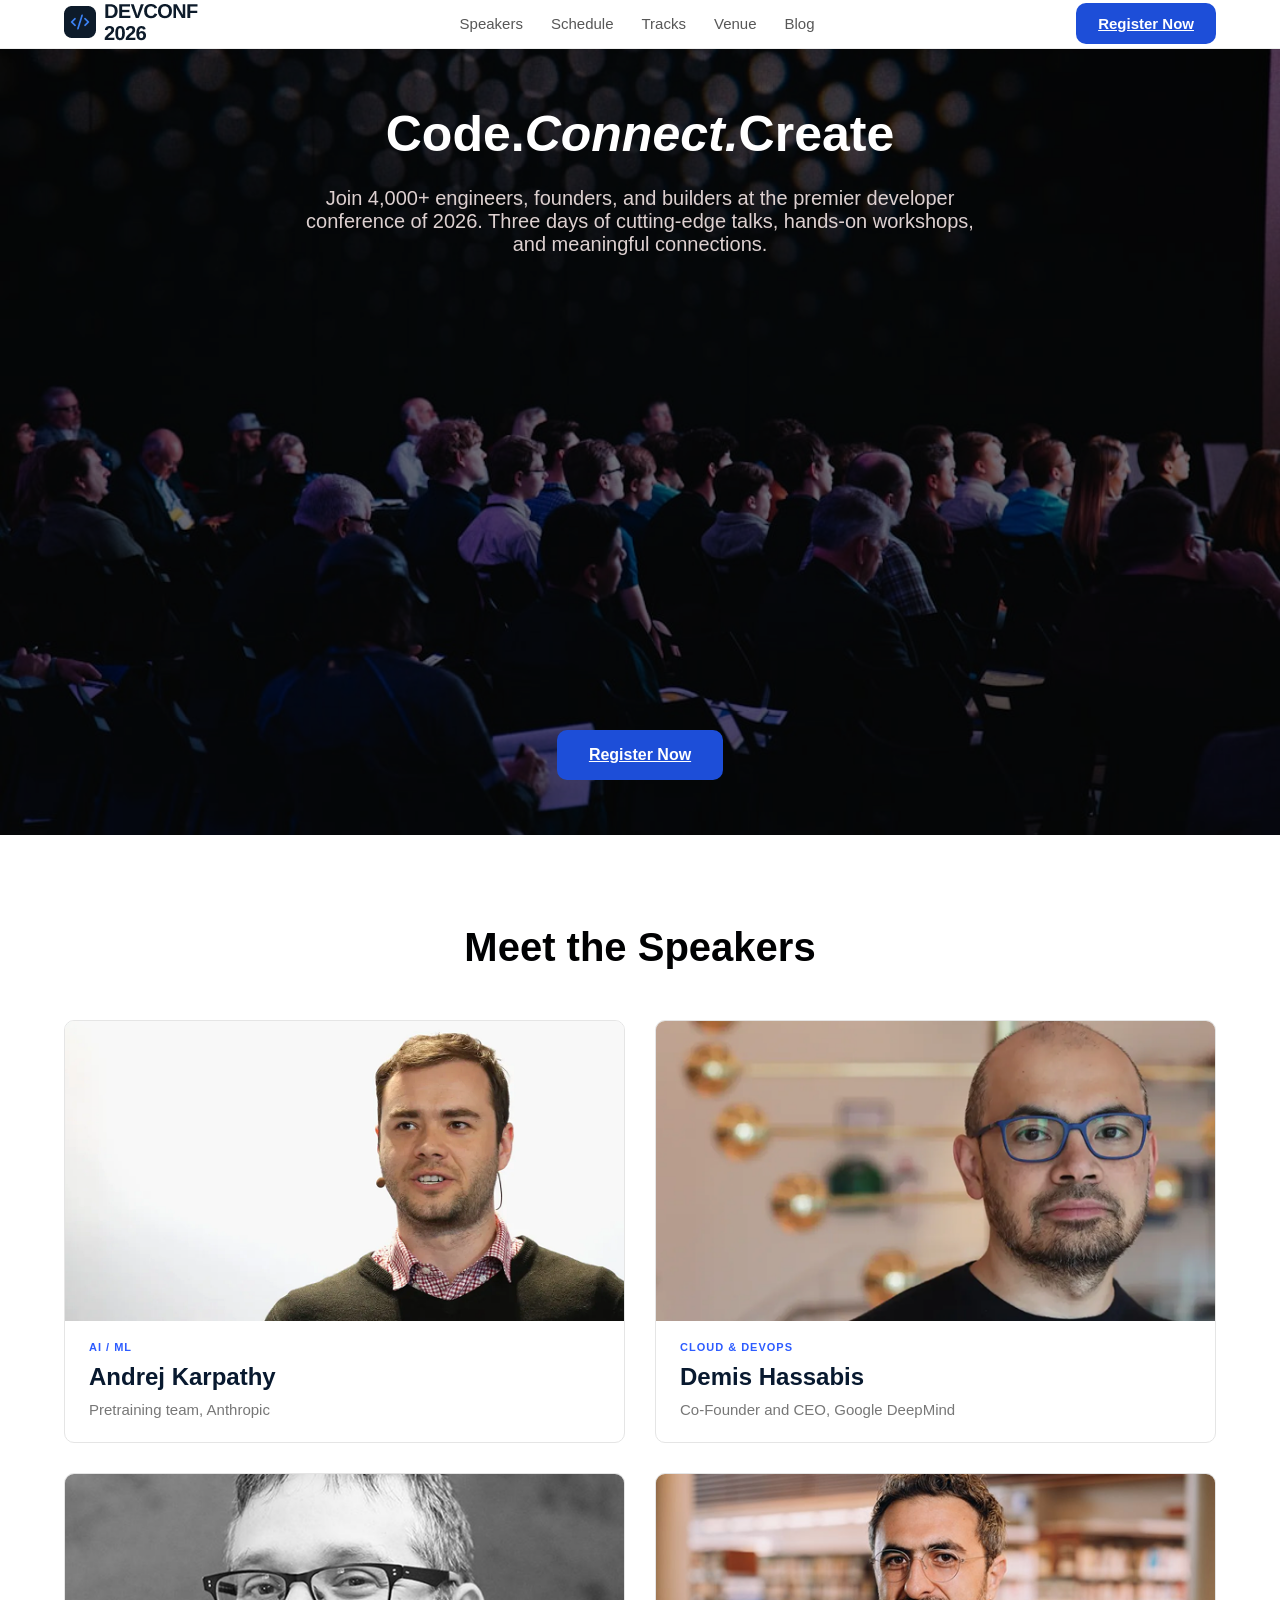
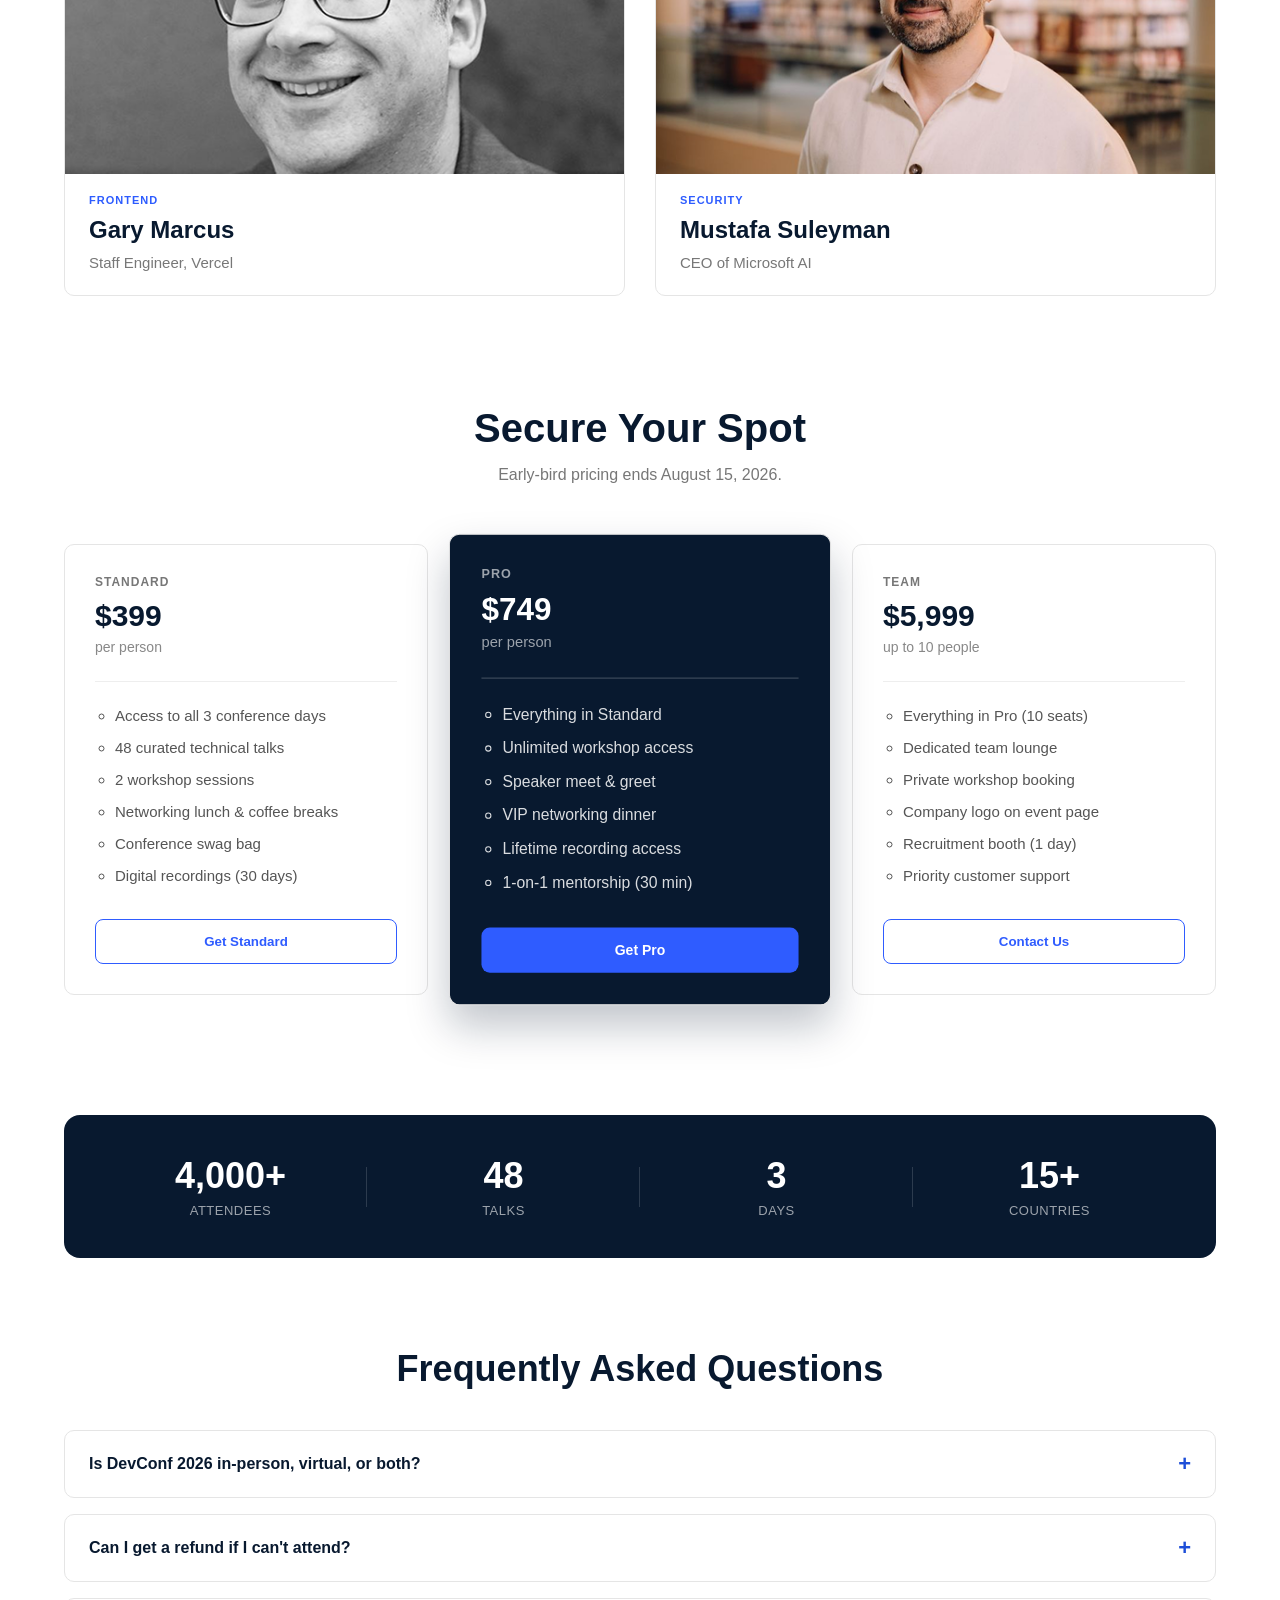
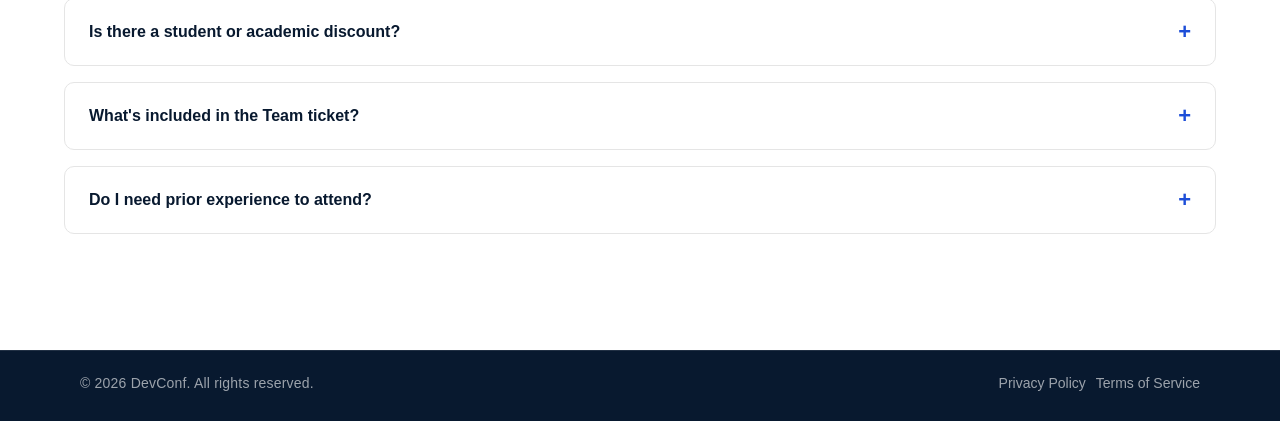
<file: index.html>
<!DOCTYPE html>
<html lang="en">

<head>
    <meta charset="UTF-8">
    <meta name="viewport" content="width=device-width, initial-scale=1.0">
    <title>Developer's Conference 2026</title>
    <link rel="stylesheet" href="./style.css">
</head>

<body>
    <header>
        <nav class="container">
            <div>
                <img src="./assets/logo.png" alt="">
            </div>

            <div>
                <ul>
                    <li><a href="">Speakers</a></li>
                    <li><a href="">Schedule</a></li>
                    <li><a href="">Tracks</a></li>
                    <li><a href="">Venue</a></li>
                    <li><a href="">Blog</a></li>
                </ul>
            </div>
            <div>
                <a href="register.html" class="common-button">Register Now</a>
            </div>

        </nav>
    </header>

    <!-- Hero Section -->
    <section class="banner-style">
        <div class="overlayer">
            <h2>Code.<i>Connect.</i>Create</h2>
            <p>Join 4,000+ engineers, founders, and builders at the premier developer conference of 2026. Three days of
                cutting-edge talks, hands-on workshops, and meaningful connections.</p>
            <a href="register.html" class="common-button">Register Now</a>
        </div>
    </section>
    <!-- Meet the speakers  -->
    <section class="speakers container">
        <h2>Meet the Speakers</h2>
        <div class="speaker-container">
            <div class="individual-card">
                <img src="./assets/andrej.png" alt="">

                <div class="card-details">
                    <h5>AI / ML</h5>
                    <h3>Andrej Karpathy</h3>
                    <p>Pretraining team, Anthropic</p>
                </div>

            </div>

            <div class="individual-card">
                <img src="./assets/demis.png" alt="">
                <div class="card-details">
                    <h5>CLOUD & DEVOPS</h5>
                    <h3>Demis Hassabis</h3>
                    <p>Co-Founder and CEO, Google DeepMind</p>

                </div>

            </div>

            <div class="individual-card">
                <img src="./assets/gary.png" alt="">
                <div class="card-details">
                    <h5>FRONTEND</h5>
                    <h3>Gary Marcus</h3>
                    <p>Staff Engineer, Vercel</p>
                </div>

            </div>

            <div class="individual-card">
                <img src="./assets/mustafa.png" alt="">
                <div class="card-details">
                    <h5>SECURITY</h5>
                    <h3>Mustafa Suleyman</h3>
                    <p>CEO of Microsoft AI</p>

                </div>
            </div>
        </div>
    </section>

    <!-- Secure your spot section -->

    <section class="price container">

        <h2>Secure Your Spot</h2>

        <p class="price-short-title">
            Early-bird pricing ends August 15, 2026.
        </p>

        <div class="price-container">
            <div class="price-card">

                <h5>STANDARD</h5>

                <h3>$399</h3>

                <span>per person</span>

                <hr>

                <ul>
                    <li>Access to all 3 conference days</li>
                    <li>48 curated technical talks</li>
                    <li>2 workshop sessions</li>
                    <li>Networking lunch & coffee breaks</li>
                    <li>Conference swag bag</li>
                    <li>Digital recordings (30 days)</li>
                </ul>

                <button>Get Standard</button>

            </div>


            <div class="price-card pro">

                <h5>PRO</h5>

                <h3>$749</h3>

                <span>per person</span>

                <hr>

                <ul>
                    <li>Everything in Standard</li>
                    <li>Unlimited workshop access</li>
                    <li>Speaker meet & greet</li>
                    <li>VIP networking dinner</li>
                    <li>Lifetime recording access</li>
                    <li>1-on-1 mentorship (30 min)</li>
                </ul>

                <button>Get Pro</button>

            </div>

            <div class="price-card">

                <h5>TEAM</h5>

                <h3>$5,999</h3>

                <span>up to 10 people</span>

                <hr>

                <ul>
                    <li>Everything in Pro (10 seats)</li>
                    <li>Dedicated team lounge</li>
                    <li>Private workshop booking</li>
                    <li>Company logo on event page</li>
                    <li>Recruitment booth (1 day)</li>
                    <li>Priority customer support</li>
                </ul>

                <button>Contact Us</button>

            </div>

        </div>

    </section>

    <!-- Stats + FAQ Section -->
    <section class="container info-section">

        <div class="stats-bar">
            <div class="stat-item">
                <h3>4,000+</h3>
                <p>Attendees</p>
            </div>
            <div class="stat-item">
                <h3>48</h3>
                <p>Talks</p>
            </div>
            <div class="stat-item">
                <h3>3</h3>
                <p>Days</p>
            </div>
            <div class="stat-item">
                <h3>15+</h3>
                <p>Countries</p>
            </div>
        </div>

        <div class="faq-section">
            <h2>Frequently Asked Questions</h2>

            <details class="faq-item">
                <summary>Is DevConf 2026 in-person, virtual, or both?</summary>
                <p>DevConf 2026 is a fully in-person event. Digital recordings are included with every ticket tier so
                    you can catch sessions you miss.</p>
            </details>

            <details class="faq-item">
                <summary>Can I get a refund if I can't attend?</summary>
                <p>Tickets are refundable up to 30 days before the event. After that, you can transfer your ticket to a
                    colleague at no extra cost.</p>
            </details>

            <details class="faq-item">
                <summary>Is there a student or academic discount?</summary>
                <p>Yes. Students and academic staff get 40% off the Standard ticket with a valid .edu address.</p>
            </details>

            <details class="faq-item">
                <summary>What's included in the Team ticket?</summary>
                <p>Everything in the Pro tier for up to 10 attendees, plus a private lounge, a dedicated recruitment
                    booth, and priority support.</p>
            </details>

            <details class="faq-item">
                <summary>Do I need prior experience to attend?</summary>
                <p>No. Talks span beginner to advanced tracks, and workshops are labeled by skill level so you can pick
                    what fits you.</p>
            </details>

        </div>

    </section>

    <!-- Footer Section -->

    <footer class="footer-design ">
        <div class="footer-credit">
            <p>&copy; 2026 DevConf. All rights reserved.</p>
        </div>
        <div class="footer-links">
            <ul>
                <li><a href="">Privacy Policy</a></li>
                <li><a href="">Terms of Service</a></li>
            </ul>
        </div>

    </footer>
</body>

</html>
</file>
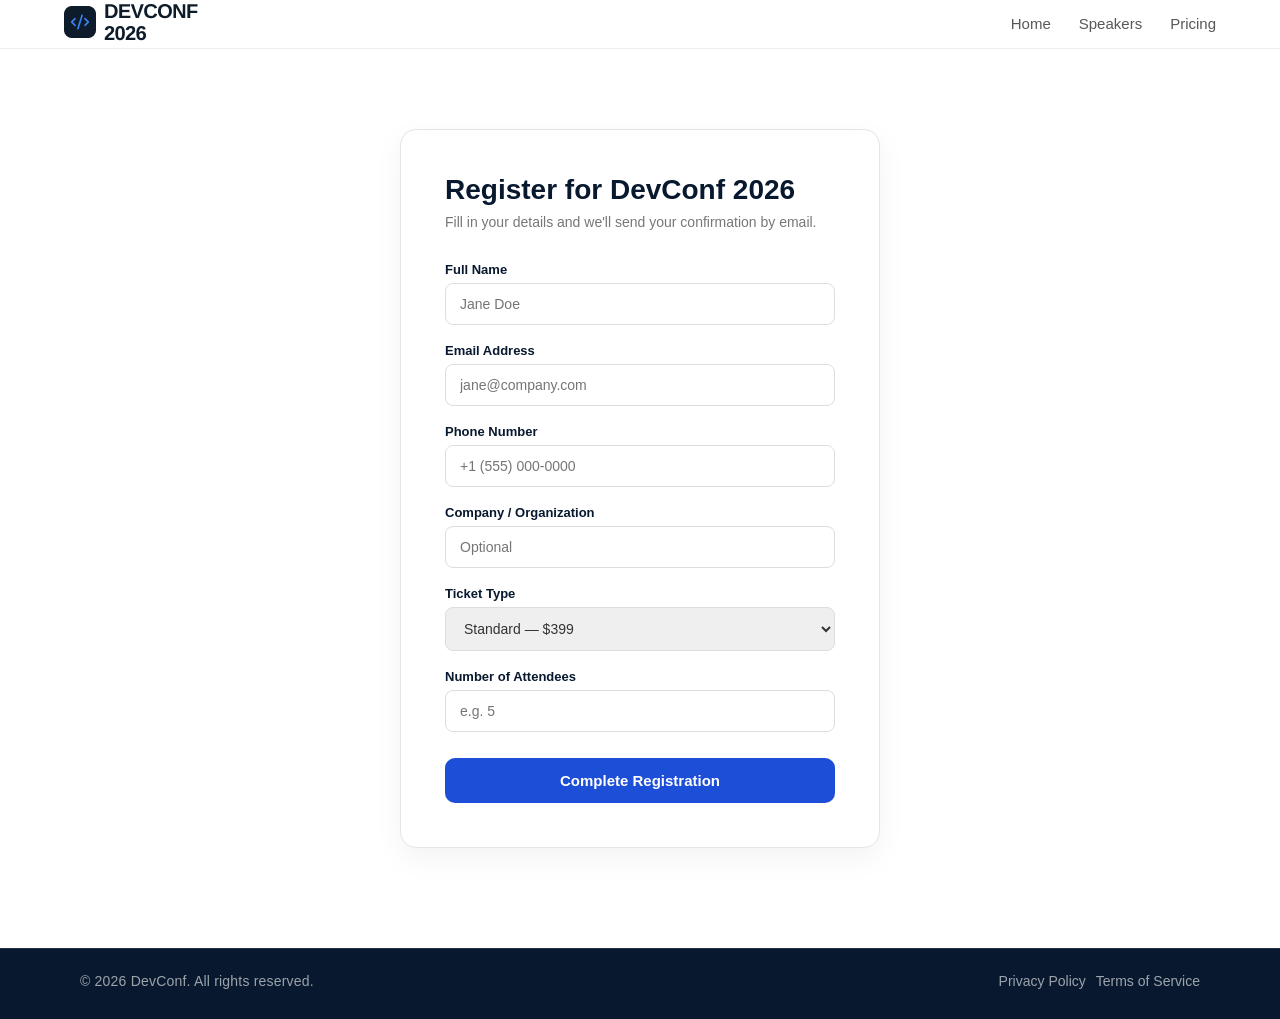
<file: register.html>
<!DOCTYPE html>
<html lang="en">

<head>
    <meta charset="UTF-8">
    <meta name="viewport" content="width=device-width, initial-scale=1.0">
    <title>Register — Developer's Conference 2026</title>
    <link rel="stylesheet" href="./style.css">
</head>

<body>
    <header>
        <nav class="container">
            <div class="logo">
                <img src="./assets/logo.png" alt="DevConf 2026 logo">
            </div>
            <div>
                <ul>
                    <li><a href="index.html">Home</a></li>
                    <li><a href="index.html#speakers">Speakers</a></li>
                    <li><a href="index.html#pricing">Pricing</a></li>
                </ul>
            </div>
        </nav>
    </header>

    <section class="register-page container">

        <div class="register-page-inner">

            <h2>Register for DevConf 2026</h2>
            <p class="register-page-subtitle">Fill in your details and we'll send your confirmation by email.</p>

            <form class="register-form" id="registerForm">
                <div class="form-row">
                    <label for="fullName">Full Name</label>
                    <input type="text" id="fullName" name="fullName" placeholder="Jane Doe" required>
                </div>

                <div class="form-row">
                    <label for="email">Email Address</label>
                    <input type="email" id="email" name="email" placeholder="jane@company.com" required>
                </div>

                <div class="form-row">
                    <label for="phone">Phone Number</label>
                    <input type="tel" id="phone" name="phone" placeholder="+1 (555) 000-0000">
                </div>

                <div class="form-row">
                    <label for="company">Company / Organization</label>
                    <input type="text" id="company" name="company" placeholder="Optional">
                </div>

                <div class="form-row">
                    <label for="ticket">Ticket Type</label>
                    <select id="ticket" name="ticket" required>
                        <option value="" disabled>Select a ticket</option>
                        <option value="standard">Standard — $399</option>
                        <option value="pro">Pro — $749</option>
                        <option value="team">Team — $5,999 (up to 10)</option>
                    </select>
                </div>

                <div class="form-row" id="teamRow" hidden>
                    <label for="teamSize">Number of Attendees</label>
                    <input type="number" id="teamSize" name="teamSize" min="2" max="10" placeholder="e.g. 5">
                </div>

                <button type="submit" class="common-button register-submit">Complete Registration</button>
            </form>

        </div>

    </section>

    <footer class="footer-design ">
        <div class="footer-credit">
            <p>&copy; 2026 DevConf. All rights reserved.</p>
        </div>
        <div class="footer-links">
            <ul>
                <li><a href="">Privacy Policy</a></li>
                <li><a href="">Terms of Service</a></li>
            </ul>
        </div>

    </footer>

  
</body>

</html>
</file>
<file: style.css>
* {
    margin: 0;
    padding: 0;
    box-sizing: border-box;
}

body {
    font-family: Arial, Helvetica, sans-serif;
    color: #08192f;
}


header {
    background: #ffffff;
    border-bottom: 1px solid #eee;
}

nav {
    display: flex;
    justify-content: space-between;
    align-items: center;
    padding-top: 18px;
    padding-bottom: 18px;
}

ul {
    display: flex;
    justify-content: space-between;
    list-style: none;
    gap: 28px;
}

li a {
    color: #575757;
    text-decoration: none;
    font-size: 15px;
}

.common-button {
    background-color: #1D4ED8;
    color: #FFFFFF;
    border-radius: 10px;
    padding: 12px 22px;
    margin: auto;
    border: none;
    cursor: pointer;
    font-weight: bold;
    font-size: 15px;
}

.container {
    max-width: 1200px;
    margin: auto;
    padding: 0 24px;
}


.banner-style {
    position: relative;
    width: 100%;
    height: 786px;
    background-image: url("./assets/banner.jpg");
    background-size: cover;
    background-position: center;
}

.overlayer {
    position: absolute;
    top: 0;
    left: 0;
    width: 100%;
    height: 100%;
    background: rgba(0, 0, 0, .55);

    display: flex;
    flex-direction: column;
    justify-content: center;
    align-items: center;
    text-align: center;
    padding: 20px;
    gap: 24px;
}

.overlayer h2 {
    color: white;
    font-size: 50px;
    font-weight: bold;
    margin-top: auto;
}

.overlayer p {
    color: rgb(221, 208, 208);
    font-size: 20px;
    max-width: 700px;
}

.overlayer .common-button {
    padding: 16px 32px;
    font-size: 16px;
    margin-top: 450px;
}


.speakers {
    padding: 90px 24px;
}

.speakers h2 {
    text-align: center;
    color: #000102;
    font-size: 40px;
    font-weight: bold;
    margin-bottom: 50px;
}

.speaker-container {
    display: grid;
    grid-template-columns: repeat(2, 1fr);
    gap: 30px;
}

.individual-card {
    border: 1px solid #e5e5e5;
    border-radius: 10px;
    overflow: hidden;
    background: white;
    transition: box-shadow 0.2s ease, transform 0.2s ease;
}

.individual-card img {
    width: 100%;
    height: 300px;
    object-fit: cover;
    display: block;
}

.card-details {
    padding: 20px 24px 24px;
}

.card-details h5 {
    color: #2d5cff;
    font-size: 11px;
    margin-bottom: 10px;
    letter-spacing: 1px;
}

.card-details h3 {
    font-size: 24px;
    margin-bottom: 10px;
}

.card-details p {
    color: #777;
    font-size: 15px;
}


.price {
    padding: 20px 24px 100px;
}

.price h2 {
    text-align: center;
    font-size: 40px;
    margin-bottom: 15px;
}

.price-short-title {
    text-align: center;
    color: #777;
    margin-bottom: 60px;
}

.price-container {
    display: flex;
    justify-content: center;
    align-items: center;
    gap: 30px;
}

.price-card {
    flex: 1;
    border: 1px solid #e5e5e5;
    border-radius: 10px;
    padding: 30px;
    background: white;
    transition: transform 0.2s ease, box-shadow 0.2s ease;
}

.price-card h5 {
    color: #777;
    font-size: 12px;
    margin-bottom: 10px;
    letter-spacing: 1px;
}

.price-card h3 {
    font-size: 30px;
    margin-bottom: 5px;
}

.price-card span {
    color: #888;
    font-size: 14px;
}

.price-card hr {
    margin: 25px 0;
    border: none;
    border-top: 1px solid #eee;
}

.price-card ul {
    display: block;
    padding-left: 20px;
}

.price-card li {
    margin-bottom: 15px;
    color: #555;
    font-size: 15px;
    list-style: circle;
}

.price-card button {
    width: 100%;
    padding: 14px;
    margin-top: 20px;
    border-radius: 8px;
    border: 1px solid #2f5cff;
    background: white;
    color: #2f5cff;
    cursor: pointer;
    font-weight: bold;
    transition: background-color 0.2s ease, color 0.2s ease;
}


.pro {
    background: #08192f;
    color: white;
    transform: scale(1.05);
    box-shadow: 0 20px 40px rgba(8, 25, 47, 0.25);
    position: relative;
}

.pro h5 {
    color: rgba(255, 255, 255, 0.6);
}

.pro span {
    color: rgba(255, 255, 255, 0.6);
}

.pro hr {
    border-top: 1px solid rgba(255, 255, 255, .2);
}

.pro li {
    color: rgba(255, 255, 255, 0.85);
}

.pro button {
    background: #2f5cff;
    color: white;
    border: none;
}

/* ---------- Stats + FAQ ---------- */

.info-section {
    padding: 20px 24px 100px;
}

.stats-bar {
    display: flex;
    justify-content: space-between;
    align-items: center;
    background: #08192f;
    border-radius: 16px;
    padding: 40px 30px;
    margin-bottom: 90px;
}

.stat-item {
    flex: 1;
    text-align: center;
    position: relative;
}

.stat-item:not(:last-child)::after {
    content: "";
    position: absolute;
    right: 0;
    top: 50%;
    transform: translateY(-50%);
    width: 1px;
    height: 40px;
    background: rgba(255, 255, 255, 0.15);
}

.stat-item h3 {
    color: #ffffff;
    font-size: 36px;
    margin-bottom: 6px;
}

.stat-item p {
    color: rgba(255, 255, 255, 0.6);
    font-size: 13px;
    letter-spacing: 0.5px;
    text-transform: uppercase;
}

.faq-section h2 {
    text-align: center;
    font-size: 36px;
    margin-bottom: 40px;
}

.faq-item {
    border: 1px solid #e5e5e5;
    border-radius: 10px;
    padding: 20px 24px;
    margin-bottom: 16px;
    background: #ffffff;
}

.faq-item summary {
    cursor: pointer;
    font-weight: bold;
    font-size: 16px;
    list-style: none;
    display: flex;
    justify-content: space-between;
    align-items: center;
}

.faq-item summary::-webkit-details-marker {
    display: none;
}

.faq-item summary::after {
    content: "+";
    font-size: 22px;
    color: #1D4ED8;
    transition: transform 0.2s ease;
}

.faq-item[open] summary::after {
    transform: rotate(45deg);
}

.faq-item p {
    margin-top: 14px;
    color: #666;
    font-size: 15px;
    line-height: 1.6;
}

@media (max-width: 700px) {
    .stats-bar {
        flex-direction: column;
        gap: 28px;
        padding: 30px 24px;
    }

    .stat-item:not(:last-child)::after {
        display: none;
    }
}

footer {
    background: #08192f;
    color: white;
    padding: 60px 80px 30px;
    height: 100%;
    width: 100%;
}

.footer-design {
    display: flex;
    justify-content: space-between;
    align-items: center;
    flex-wrap: wrap;
    gap: 16px;
    border-top: 1px solid rgba(255, 255, 255, 0.1);
    padding-top: 24px;
}

.footer-credit p {
    color: rgba(255, 255, 255, 0.6);
    font-size: 14px;
    letter-spacing: 0.2px;
}

.footer-links ul {
    align-items: center;
    gap: 10px;
}

.footer-links li {
    display: flex;
    align-items: center;
}


.footer-links a {
    color: rgba(255, 255, 255, 0.6);
    font-size: 14px;
    text-decoration: none;
}


/* ---------- Register Page ---------- */

.register-page {
    padding: 80px 24px 100px;
    display: flex;
    justify-content: center;
}

.register-page-inner {
    width: 100%;
    max-width: 480px;
    background: #ffffff;
    border: 1px solid #e5e5e5;
    border-radius: 16px;
    padding: 44px;
    box-shadow: 0 10px 30px rgba(0, 0, 0, 0.05);
}

.register-page-inner h2 {
    font-size: 28px;
    margin-bottom: 8px;
}

.register-page-subtitle {
    color: #777;
    font-size: 14px;
    margin-bottom: 32px;
}

.form-row {
    margin-bottom: 18px;
    display: flex;
    flex-direction: column;
    gap: 6px;
}

.form-row label {
    font-size: 13px;
    font-weight: bold;
    color: #08192f;
}

.form-row input,
.form-row select {
    padding: 12px 14px;
    border: 1px solid #ddd;
    border-radius: 8px;
    font-size: 14px;
    font-family: inherit;
    color: #333;
}

.form-row input:focus,
.form-row select:focus {
    outline: none;
    border-color: #1D4ED8;
}

.register-submit {
    width: 100%;
    padding: 14px;
    font-size: 15px;
    margin-top: 8px;
}

@media (max-width: 500px) {
    .register-page-inner {
        padding: 30px 24px;
    }
}
</file>
